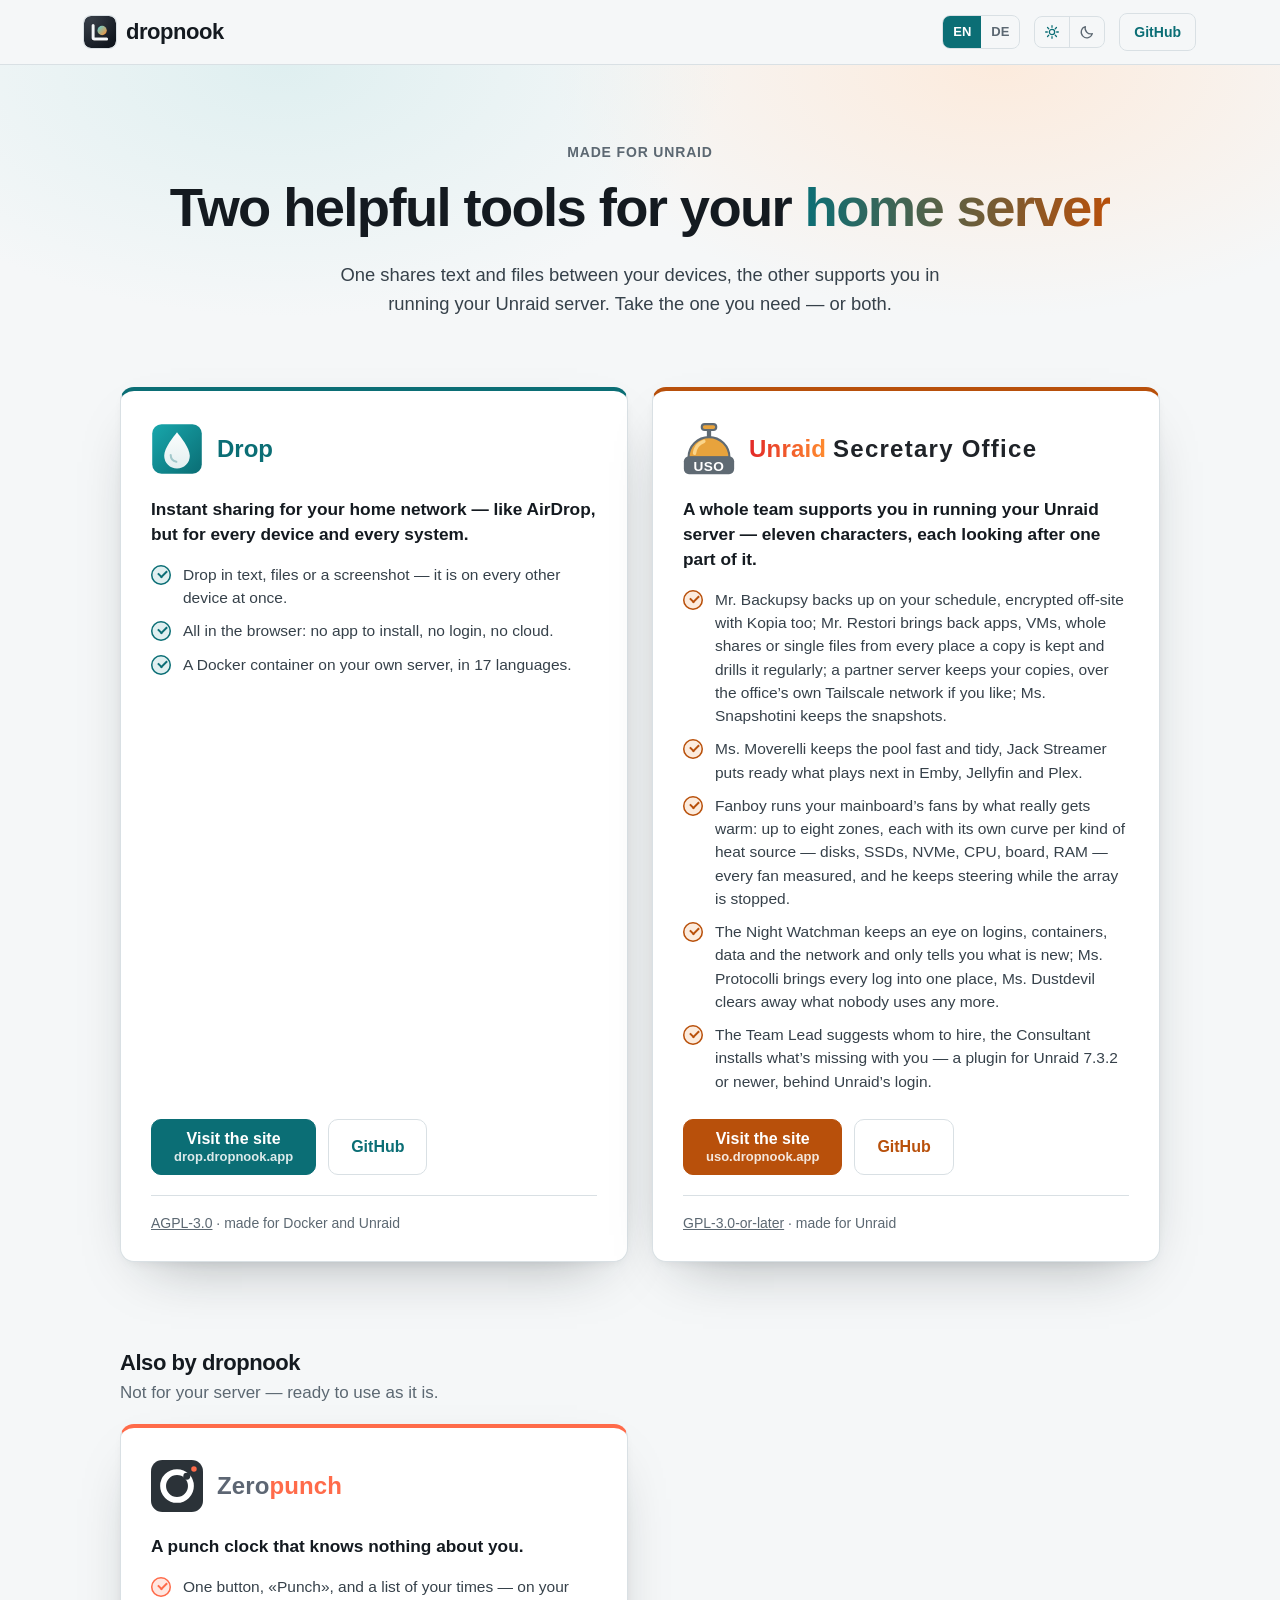
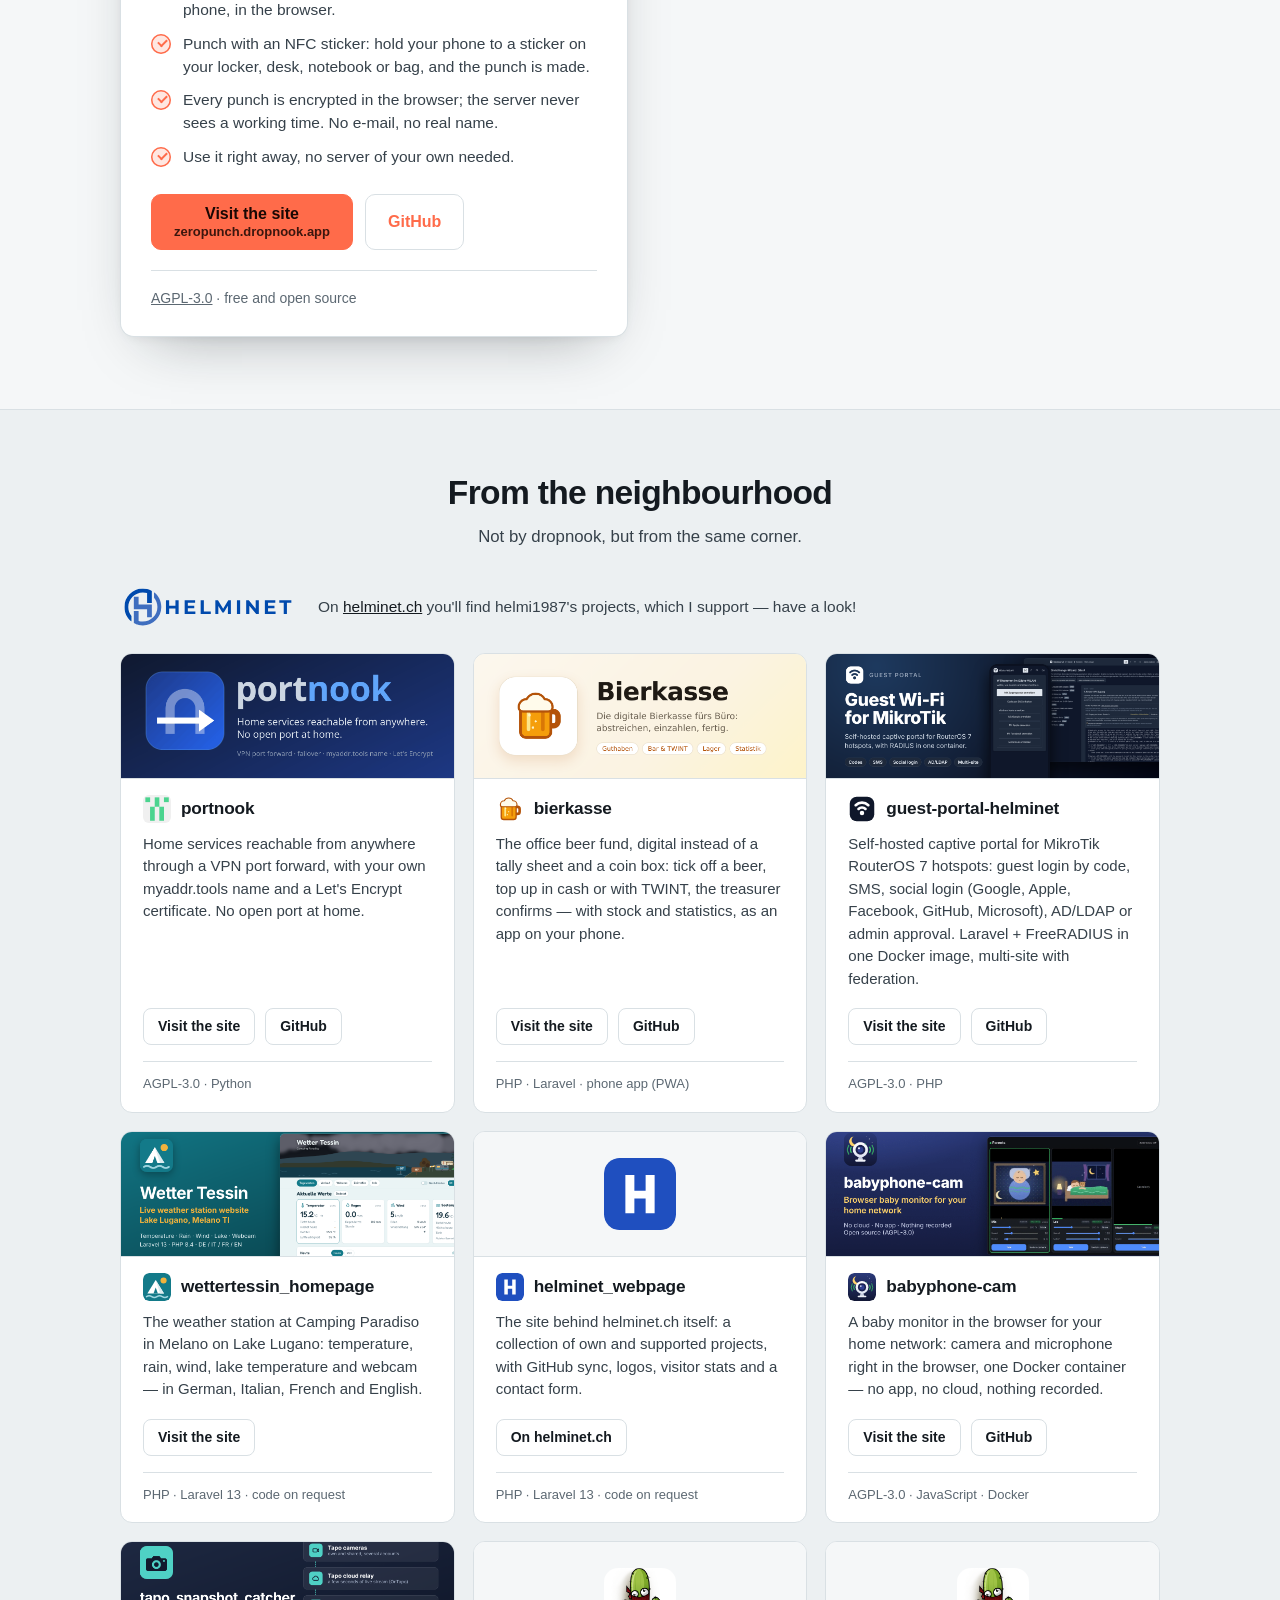
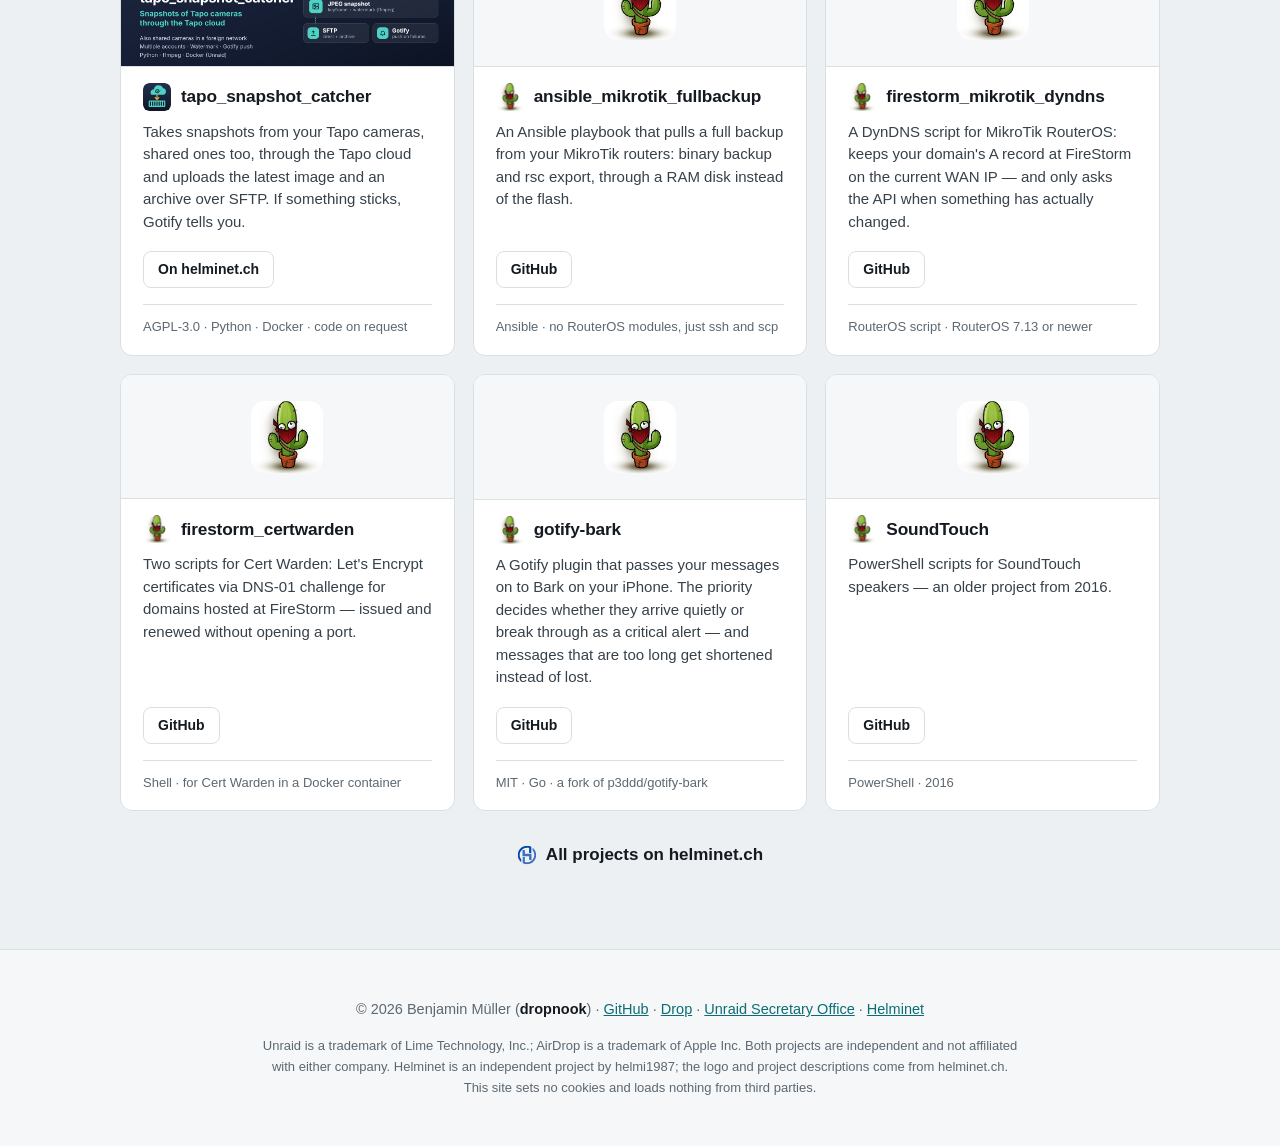
<file: index.html>
<!doctype html>
<html lang="en">
<head>
<meta charset="utf-8">
<meta name="viewport" content="width=device-width, initial-scale=1">
<meta name="color-scheme" content="light dark">
<title>dropnook — two tools for your home server</title>
<meta name="description" content="dropnook makes two tools for your Unraid server: Drop, instant sharing for your home network, and the Unraid Secretary Office, a whole team that supports you in running your server.">
<link rel="canonical" href="https://dropnook.app/">
<link rel="alternate" hreflang="en" href="https://dropnook.app/">
<link rel="alternate" hreflang="de" href="https://dropnook.app/de/">
<link rel="alternate" hreflang="x-default" href="https://dropnook.app/">
<meta property="og:type" content="website">
<meta property="og:site_name" content="dropnook">
<meta property="og:locale" content="en_GB">
<meta property="og:locale:alternate" content="de_CH">
<meta property="og:title" content="dropnook — two tools for your home server">
<meta property="og:description" content="Drop — instant sharing for your home network. Unraid Secretary Office — a whole team for your Unraid server.">
<meta property="og:url" content="https://dropnook.app/">
<meta property="og:image" content="https://dropnook.app/social-preview.png">
<meta property="og:image:width" content="1200">
<meta property="og:image:height" content="630">
<meta property="og:image:alt" content="dropnook — Drop and Unraid Secretary Office, two tools for your home server">
<meta name="twitter:card" content="summary_large_image">
<meta name="theme-color" content="#F5F7F8" media="(prefers-color-scheme: light)">
<meta name="theme-color" content="#0E131A" media="(prefers-color-scheme: dark)">
<link rel="icon" href="icon.svg" type="image/svg+xml">
<link rel="icon" href="icon.png" type="image/png" sizes="256x256">
<link rel="apple-touch-icon" href="apple-touch-icon.png">
<script src="lang.js"></script>
<script src="theme.js"></script>
<link rel="stylesheet" href="site.css?v=6">
<script type="application/ld+json">{
 "@context": "https://schema.org",
 "@graph": [
  {
   "@type": "Organization",
   "@id": "https://dropnook.app/#org",
   "name": "dropnook",
   "url": "https://dropnook.app/",
   "logo": "https://dropnook.app/icon.png",
   "sameAs": [
    "https://github.com/dropnook"
   ]
  },
  {
   "@type": "WebSite",
   "@id": "https://dropnook.app/#site",
   "name": "dropnook",
   "url": "https://dropnook.app/",
   "inLanguage": [
    "en",
    "de"
   ],
   "publisher": {
    "@id": "https://dropnook.app/#org"
   }
  },
  {
   "@type": "WebPage",
   "@id": "https://dropnook.app/#page",
   "url": "https://dropnook.app/",
   "name": "dropnook — two tools for your home server",
   "description": "dropnook makes two tools for your Unraid server: Drop, instant sharing for your home network, and the Unraid Secretary Office, a whole team that supports you in running your server.",
   "inLanguage": "en",
   "isPartOf": {
    "@id": "https://dropnook.app/#site"
   },
   "about": [
    {
     "@id": "https://drop.dropnook.app/#software"
    },
    {
     "@id": "https://uso.dropnook.app/#software"
    }
   ]
  },
  {
   "@type": "SoftwareApplication",
   "@id": "https://drop.dropnook.app/#software",
   "name": "Drop",
   "description": "Instant sharing for your home network — like AirDrop, but for every device and every system.",
   "url": "https://drop.dropnook.app/",
   "applicationCategory": "UtilitiesApplication",
   "applicationSubCategory": "File sharing",
   "operatingSystem": "Linux (Docker), Unraid",
   "isAccessibleForFree": true,
   "offers": {
    "@type": "Offer",
    "price": "0",
    "priceCurrency": "USD"
   },
   "license": "https://www.gnu.org/licenses/agpl-3.0.html",
   "codeRepository": "https://github.com/dropnook/drop",
   "image": "https://drop.dropnook.app/social-preview.png",
   "author": {
    "@id": "https://dropnook.app/#org"
   },
   "publisher": {
    "@id": "https://dropnook.app/#org"
   }
  },
  {
   "@type": "SoftwareApplication",
   "@id": "https://uso.dropnook.app/#software",
   "name": "Unraid Secretary Office",
   "alternateName": "USO",
   "description": "A whole team supports you in running your Unraid server — eleven characters, each looking after one part of it.",
   "url": "https://uso.dropnook.app/",
   "applicationCategory": "UtilitiesApplication",
   "applicationSubCategory": "Server administration",
   "operatingSystem": "Unraid 7.3.2 or newer 7.x",
   "isAccessibleForFree": true,
   "offers": {
    "@type": "Offer",
    "price": "0",
    "priceCurrency": "USD"
   },
   "license": "https://www.gnu.org/licenses/gpl-3.0.html",
   "codeRepository": "https://github.com/dropnook/UnraidSecretaryOffice",
   "image": "https://uso.dropnook.app/social-preview.png",
   "author": {
    "@id": "https://dropnook.app/#org"
   },
   "publisher": {
    "@id": "https://dropnook.app/#org"
   }
  }
 ]
}</script>
</head>
<body>
<a class="skip" href="#main">Skip to content</a>

<header class="top">
  <div class="wrap top-in">
    <a href="https://dropnook.app/" class="brand" aria-label="dropnook — overview"><img src="icon.svg" width="32" height="32" alt="">dropnook</a>
    <div class="top-right">
      <nav class="langs" aria-label="Language">
        <a href="https://dropnook.app/" hreflang="en" lang="en" aria-current="page">EN</a><a href="https://dropnook.app/de/" hreflang="de" lang="de">DE</a>
      </nav>
      <div class="theme-switch" id="theme-switch" role="group" hidden data-auto="Appearance: automatic" data-again="click again for automatic">
        <button type="button" data-mode="light" data-label="Appearance: light"><svg viewBox="0 0 24 24" aria-hidden="true"><circle cx="12" cy="12" r="4"/><path d="M12 2.5v2.5M12 19v2.5M2.5 12H5M19 12h2.5M5.3 5.3l1.8 1.8M16.9 16.9l1.8 1.8M5.3 18.7l1.8-1.8M16.9 7.1l1.8-1.8"/></svg></button><button type="button" data-mode="dark" data-label="Appearance: dark"><svg viewBox="0 0 24 24" aria-hidden="true"><path d="M20 14.5A8.5 8.5 0 0 1 9.5 4a8.5 8.5 0 1 0 10.5 10.5z"/></svg></button>
      </div>
      <a class="btn small ghost" href="https://github.com/dropnook" aria-label="dropnook on GitHub">GitHub</a>
    </div>
  </div>
</header>

<main id="main">

<section class="hero">
  <div class="wrap">
    <p class="kicker">Made for Unraid</p>
    <h1>Two helpful tools for your <em>home server</em></h1>
    <p class="lead">One shares text and files between your devices, the other supports you in running your Unraid server. Take the one you need — or both.</p>
  </div>
</section>

<section class="products" aria-label="The two products">
  <div class="wrap">
    <ul class="pair">
      <li class="product dn">
        <h2><img class="icon" src="logos/dropnook-icon.svg" width="52" height="52" alt=""><picture>
          <source media="(prefers-color-scheme: dark)" srcset="logos/drop-title-dark.svg">
          <img src="logos/drop-title-light.svg" width="114" height="60" alt="Drop">
        </picture></h2>
        <p class="what">Instant sharing for your home network — like AirDrop, but for every device and every system.</p>
        <ul class="does">
          <li>Drop in text, files or a screenshot — it is on every other device at once.</li>
          <li>All in the browser: no app to install, no login, no cloud.</li>
          <li>A Docker container on your own server, in 17 languages.</li>
        </ul>
        <p class="ctas">
          <a class="btn two" href="https://drop.dropnook.app/"><span>Visit the site</span><small>drop.dropnook.app</small></a>
          <a class="btn ghost" href="https://github.com/dropnook/drop">GitHub</a>
        </p>
        <p class="meta"><a href="https://github.com/dropnook/drop/blob/main/LICENSE">AGPL-3.0</a> · made for Docker and Unraid</p>
      </li>
      <li class="product uso">
        <h2><img class="icon" src="logos/uso-icon.svg" width="52" height="52" alt=""><picture>
          <source media="(prefers-color-scheme: dark)" srcset="logos/uso-title-dark.svg">
          <img src="logos/uso-title-light.svg" width="580" height="60" alt="Unraid Secretary Office">
        </picture></h2>
        <p class="what">A whole team supports you in running your Unraid server — eleven characters, each looking after one part of it.</p>
        <ul class="does">
          <li>Mr. Backupsy backs up on your schedule, encrypted off-site with Kopia too; Mr. Restori brings back apps, VMs, whole shares or single files from every place a copy is kept and drills it regularly; a partner server keeps your copies, over the office’s own Tailscale network if you like; Ms. Snapshotini keeps the snapshots.</li>
          <li>Ms. Moverelli keeps the pool fast and tidy, Jack Streamer puts ready what plays next in Emby, Jellyfin and Plex.</li>
          <li>Fanboy runs your mainboard’s fans by what really gets warm: up to eight zones, each with its own curve per kind of heat source — disks, SSDs, NVMe, CPU, board, RAM — every fan measured, and he keeps steering while the array is stopped.</li>
          <li>The Night Watchman keeps an eye on logins, containers, data and the network and only tells you what is new; Ms. Protocolli brings every log into one place, Ms. Dustdevil clears away what nobody uses any more.</li>
          <li>The Team Lead suggests whom to hire, the Consultant installs what’s missing with you — a plugin for Unraid 7.3.2 or newer, behind Unraid’s login.</li>
        </ul>
        <p class="ctas">
          <a class="btn two" href="https://uso.dropnook.app/"><span>Visit the site</span><small>uso.dropnook.app</small></a>
          <a class="btn ghost" href="https://github.com/dropnook/UnraidSecretaryOffice">GitHub</a>
        </p>
        <p class="meta"><a href="https://github.com/dropnook/UnraidSecretaryOffice/blob/main/LICENSE">GPL-3.0-or-later</a> · made for Unraid</p>
      </li>
    </ul>
  </div>
</section>

<section class="also" aria-labelledby="also-title">
  <div class="wrap">
    <div class="also-head">
      <h2 id="also-title">Also by dropnook</h2>
      <p>Not for your server — ready to use as it is.</p>
    </div>
    <ul class="single">
      <li class="product zp">
        <h2><img class="icon" src="logos/zeropunch-icon.svg" width="52" height="52" alt=""><picture>
          <source media="(prefers-color-scheme: dark)" srcset="logos/zeropunch-title-dark.svg">
          <img src="logos/zeropunch-title-light.svg" width="252" height="60" alt="Zeropunch">
        </picture></h2>
        <p class="what">A punch clock that knows nothing about you.</p>
        <ul class="does">
          <li>One button, «Punch», and a list of your times — on your phone, in the browser.</li>
          <li>Punch with an NFC sticker: hold your phone to a sticker on your locker, desk, notebook or bag, and the punch is made.</li>
          <li>Every punch is encrypted in the browser; the server never sees a working time. No e-mail, no real name.</li>
          <li>Use it right away, no server of your own needed.</li>
        </ul>
        <p class="ctas">
          <a class="btn two" href="https://zeropunch.dropnook.app/"><span>Visit the site</span><small>zeropunch.dropnook.app</small></a>
          <a class="btn ghost" href="https://github.com/dropnook/zeropunch">GitHub</a>
        </p>
        <p class="meta"><a href="https://github.com/dropnook/zeropunch/blob/main/LICENSE">AGPL-3.0</a> · free and open source</p>
      </li>
    </ul>
  </div>
</section>

<section class="neighbours" aria-labelledby="nb-title">
  <div class="wrap">
    <div class="nb-head">
      <h2 id="nb-title">From the neighbourhood</h2>
      <p class="nb-lead">Not by dropnook, but from the same corner.</p>
    </div>
    <div class="nb-from">
      <a class="nb-logo" href="https://helminet.ch/" aria-label="helminet.ch"><picture>
        <source media="(prefers-color-scheme: dark)" srcset="logos/helminet-wide-dark.svg">
        <img src="logos/helminet-wide-light.svg" width="800" height="200" alt="Helminet">
      </picture></a>
      <p>On <a href="https://helminet.ch/">helminet.ch</a> you'll find helmi1987's projects, which I support — have a look!</p>
    </div>
    <ul class="nb-grid">
      <!-- helminet:start -->
      <li class="mini">
        <img class="mini-banner" src="neighbours/img/portnook-banner.png" alt="" width="1600" height="600" loading="lazy" decoding="async">
        <h3><img class="mini-logo" src="neighbours/img/portnook-logo.png" alt="" width="28" height="28" loading="lazy" decoding="async"><a href="https://helminet.ch/projekte/portnook">portnook</a></h3>
        <p>Home services reachable from anywhere through a VPN port forward, with your own myaddr.tools name and a Let's Encrypt certificate. No open port at home.</p>
        <p class="ctas">
          <a class="btn small ghost" href="https://github.com/ghostgw-nook/portnook/wiki">Visit the site</a>
          <a class="btn small ghost" href="https://github.com/ghostgw-nook/portnook">GitHub</a>
        </p>
        <p class="meta">AGPL-3.0 · Python</p>
      </li>
      <li class="mini">
        <img class="mini-banner" src="neighbours/img/bierkasse-banner.png" alt="" width="1600" height="600" loading="lazy" decoding="async">
        <h3><img class="mini-logo" src="neighbours/img/bierkasse-logo.svg" alt="" width="28" height="28" loading="lazy" decoding="async"><a href="https://helminet.ch/projekte/bierkasse">bierkasse</a></h3>
        <p>The office beer fund, digital instead of a tally sheet and a coin box: tick off a beer, top up in cash or with TWINT, the treasurer confirms — with stock and statistics, as an app on your phone.</p>
        <p class="ctas">
          <a class="btn small ghost" href="https://bier.helminet.ch">Visit the site</a>
          <a class="btn small ghost" href="https://github.com/helmi1987/bierkasse">GitHub</a>
        </p>
        <p class="meta">PHP · Laravel · phone app (PWA)</p>
      </li>
      <li class="mini">
        <img class="mini-banner" src="neighbours/img/guest-portal-helminet-banner.png" alt="" width="1600" height="600" loading="lazy" decoding="async">
        <h3><img class="mini-logo" src="neighbours/img/guest-portal-helminet-logo.svg" alt="" width="28" height="28" loading="lazy" decoding="async"><a href="https://helminet.ch/projekte/guest-portal-helminet">guest-portal-helminet</a></h3>
        <p>Self-hosted captive portal for MikroTik RouterOS 7 hotspots: guest login by code, SMS, social login (Google, Apple, Facebook, GitHub, Microsoft), AD/LDAP or admin approval. Laravel + FreeRADIUS in one Docker image, multi-site with federation.</p>
        <p class="ctas">
          <a class="btn small ghost" href="https://portal.helminet.ch">Visit the site</a>
          <a class="btn small ghost" href="https://github.com/helmi1987/guest-portal-helminet">GitHub</a>
        </p>
        <p class="meta">AGPL-3.0 · PHP</p>
      </li>
      <li class="mini">
        <img class="mini-banner" src="neighbours/img/wettertessin-homepage-banner.png" alt="" width="1600" height="600" loading="lazy" decoding="async">
        <h3><img class="mini-logo" src="neighbours/img/wettertessin-homepage-logo.svg" alt="" width="28" height="28" loading="lazy" decoding="async"><a href="https://helminet.ch/projekte/wettertessin-homepage">wettertessin_homepage</a></h3>
        <p>The weather station at Camping Paradiso in Melano on Lake Lugano: temperature, rain, wind, lake temperature and webcam — in German, Italian, French and English.</p>
        <p class="ctas">
          <a class="btn small ghost" href="https://wettertessin.helminet.ch/">Visit the site</a>
        </p>
        <p class="meta">PHP · Laravel 13 · code on request</p>
      </li>
      <li class="mini">
        <div class="mini-banner mini-banner-logo"><img src="neighbours/img/helminet-webpage-logo.svg" alt="" width="72" height="72" loading="lazy" decoding="async"></div>
        <h3><img class="mini-logo" src="neighbours/img/helminet-webpage-logo.svg" alt="" width="28" height="28" loading="lazy" decoding="async"><a href="https://helminet.ch/projekte/helminet-webpage">helminet_webpage</a></h3>
        <p>The site behind helminet.ch itself: a collection of own and supported projects, with GitHub sync, logos, visitor stats and a contact form.</p>
        <p class="ctas">
          <a class="btn small ghost" href="https://helminet.ch/projekte/helminet-webpage">On helminet.ch</a>
        </p>
        <p class="meta">PHP · Laravel 13 · code on request</p>
      </li>
      <li class="mini">
        <img class="mini-banner" src="neighbours/img/babyphone-cam-banner.png" alt="" width="1600" height="600" loading="lazy" decoding="async">
        <h3><img class="mini-logo" src="neighbours/img/babyphone-cam-logo.svg" alt="" width="28" height="28" loading="lazy" decoding="async"><a href="https://helminet.ch/projekte/babyphone-cam">babyphone-cam</a></h3>
        <p>A baby monitor in the browser for your home network: camera and microphone right in the browser, one Docker container — no app, no cloud, nothing recorded.</p>
        <p class="ctas">
          <a class="btn small ghost" href="https://babyphone.helminet.ch">Visit the site</a>
          <a class="btn small ghost" href="https://github.com/helmi1987/babyphone-cam">GitHub</a>
        </p>
        <p class="meta">AGPL-3.0 · JavaScript · Docker</p>
      </li>
      <li class="mini">
        <img class="mini-banner" src="neighbours/img/tapo-snapshot-catcher-banner.png" alt="" width="1600" height="600" loading="lazy" decoding="async">
        <h3><img class="mini-logo" src="neighbours/img/tapo-snapshot-catcher-logo.svg" alt="" width="28" height="28" loading="lazy" decoding="async"><a href="https://helminet.ch/projekte/tapo-snapshot-catcher">tapo_snapshot_catcher</a></h3>
        <p>Takes snapshots from your Tapo cameras, shared ones too, through the Tapo cloud and uploads the latest image and an archive over SFTP. If something sticks, Gotify tells you.</p>
        <p class="ctas">
          <a class="btn small ghost" href="https://helminet.ch/projekte/tapo-snapshot-catcher">On helminet.ch</a>
        </p>
        <p class="meta">AGPL-3.0 · Python · Docker · code on request</p>
      </li>
      <li class="mini">
        <div class="mini-banner mini-banner-logo"><img src="neighbours/img/ansible-mikrotik-fullbackup-logo.png" alt="" width="72" height="72" loading="lazy" decoding="async"></div>
        <h3><img class="mini-logo" src="neighbours/img/ansible-mikrotik-fullbackup-logo.png" alt="" width="28" height="28" loading="lazy" decoding="async"><a href="https://helminet.ch/projekte/ansible-mikrotik-fullbackup">ansible_mikrotik_fullbackup</a></h3>
        <p>An Ansible playbook that pulls a full backup from your MikroTik routers: binary backup and rsc export, through a RAM disk instead of the flash.</p>
        <p class="ctas">
          <a class="btn small ghost" href="https://github.com/helmi1987/ansible_mikrotik_fullbackup">GitHub</a>
        </p>
        <p class="meta">Ansible · no RouterOS modules, just ssh and scp</p>
      </li>
      <li class="mini">
        <div class="mini-banner mini-banner-logo"><img src="neighbours/img/firestorm-mikrotik-dyndns-logo.png" alt="" width="72" height="72" loading="lazy" decoding="async"></div>
        <h3><img class="mini-logo" src="neighbours/img/firestorm-mikrotik-dyndns-logo.png" alt="" width="28" height="28" loading="lazy" decoding="async"><a href="https://helminet.ch/projekte/firestorm-mikrotik-dyndns">firestorm_mikrotik_dyndns</a></h3>
        <p>A DynDNS script for MikroTik RouterOS: keeps your domain's A record at FireStorm on the current WAN IP — and only asks the API when something has actually changed.</p>
        <p class="ctas">
          <a class="btn small ghost" href="https://github.com/helmi1987/firestorm_mikrotik_dyndns">GitHub</a>
        </p>
        <p class="meta">RouterOS script · RouterOS 7.13 or newer</p>
      </li>
      <li class="mini">
        <div class="mini-banner mini-banner-logo"><img src="neighbours/img/firestorm-certwarden-logo.png" alt="" width="72" height="72" loading="lazy" decoding="async"></div>
        <h3><img class="mini-logo" src="neighbours/img/firestorm-certwarden-logo.png" alt="" width="28" height="28" loading="lazy" decoding="async"><a href="https://helminet.ch/projekte/firestorm-certwarden">firestorm_certwarden</a></h3>
        <p>Two scripts for Cert Warden: Let's Encrypt certificates via DNS-01 challenge for domains hosted at FireStorm — issued and renewed without opening a port.</p>
        <p class="ctas">
          <a class="btn small ghost" href="https://github.com/helmi1987/firestorm_certwarden">GitHub</a>
        </p>
        <p class="meta">Shell · for Cert Warden in a Docker container</p>
      </li>
      <li class="mini">
        <div class="mini-banner mini-banner-logo"><img src="neighbours/img/gotify-bark-logo.png" alt="" width="72" height="72" loading="lazy" decoding="async"></div>
        <h3><img class="mini-logo" src="neighbours/img/gotify-bark-logo.png" alt="" width="28" height="28" loading="lazy" decoding="async"><a href="https://helminet.ch/projekte/gotify-bark">gotify-bark</a></h3>
        <p>A Gotify plugin that passes your messages on to Bark on your iPhone. The priority decides whether they arrive quietly or break through as a critical alert — and messages that are too long get shortened instead of lost.</p>
        <p class="ctas">
          <a class="btn small ghost" href="https://github.com/helmi1987/gotify-bark">GitHub</a>
        </p>
        <p class="meta">MIT · Go · a fork of p3ddd/gotify-bark</p>
      </li>
      <li class="mini">
        <div class="mini-banner mini-banner-logo"><img src="neighbours/img/soundtouch-logo.png" alt="" width="72" height="72" loading="lazy" decoding="async"></div>
        <h3><img class="mini-logo" src="neighbours/img/soundtouch-logo.png" alt="" width="28" height="28" loading="lazy" decoding="async"><a href="https://helminet.ch/projekte/soundtouch">SoundTouch</a></h3>
        <p>PowerShell scripts for SoundTouch speakers — an older project from 2016.</p>
        <p class="ctas">
          <a class="btn small ghost" href="https://github.com/helmi1987/SoundTouch">GitHub</a>
        </p>
        <p class="meta">PowerShell · 2016</p>
      </li>
      <!-- helminet:end -->
    </ul>
    <p class="nb-all"><a href="https://helminet.ch/"><picture>
      <source media="(prefers-color-scheme: dark)" srcset="logos/helminet-icon-dark.svg">
      <img src="logos/helminet-icon-light.svg" width="20" height="20" alt="">
    </picture>All projects on helminet.ch</a></p>
  </div>
</section>

</main>

<footer class="foot">
  <div class="wrap">
    <p>© 2026 Benjamin Müller (<b>dropnook</b>)
      · <a href="https://github.com/dropnook">GitHub</a>
      · <a href="https://drop.dropnook.app/">Drop</a>
      · <a href="https://uso.dropnook.app/">Unraid Secretary Office</a>
      · <a href="https://helminet.ch/">Helminet</a></p>
    <p class="fine">Unraid is a trademark of Lime Technology, Inc.; AirDrop is a trademark of Apple Inc. Both projects are independent and not affiliated with either company. Helminet is an independent project by helmi1987; the logo and project descriptions come from helminet.ch. This site sets no cookies and loads nothing from third parties.</p>
  </div>
</footer>
</body>
</html>
</file>
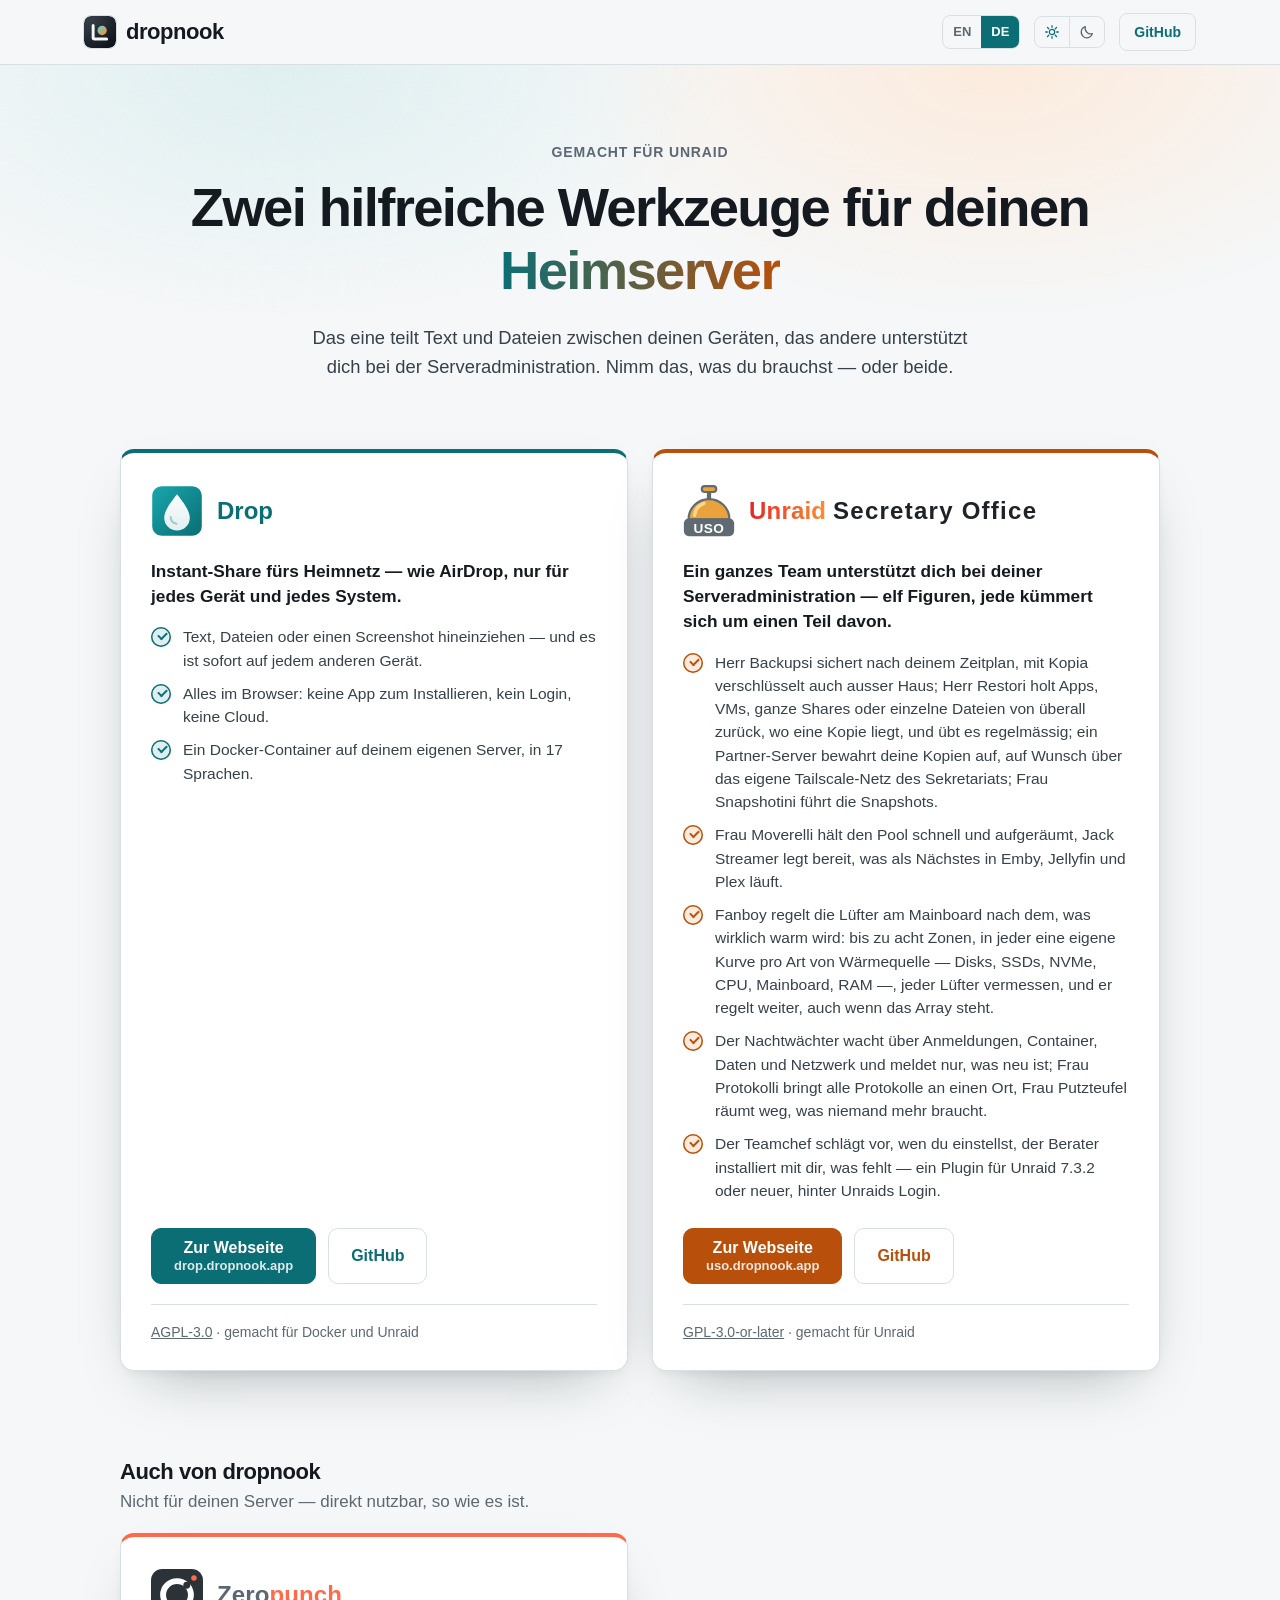
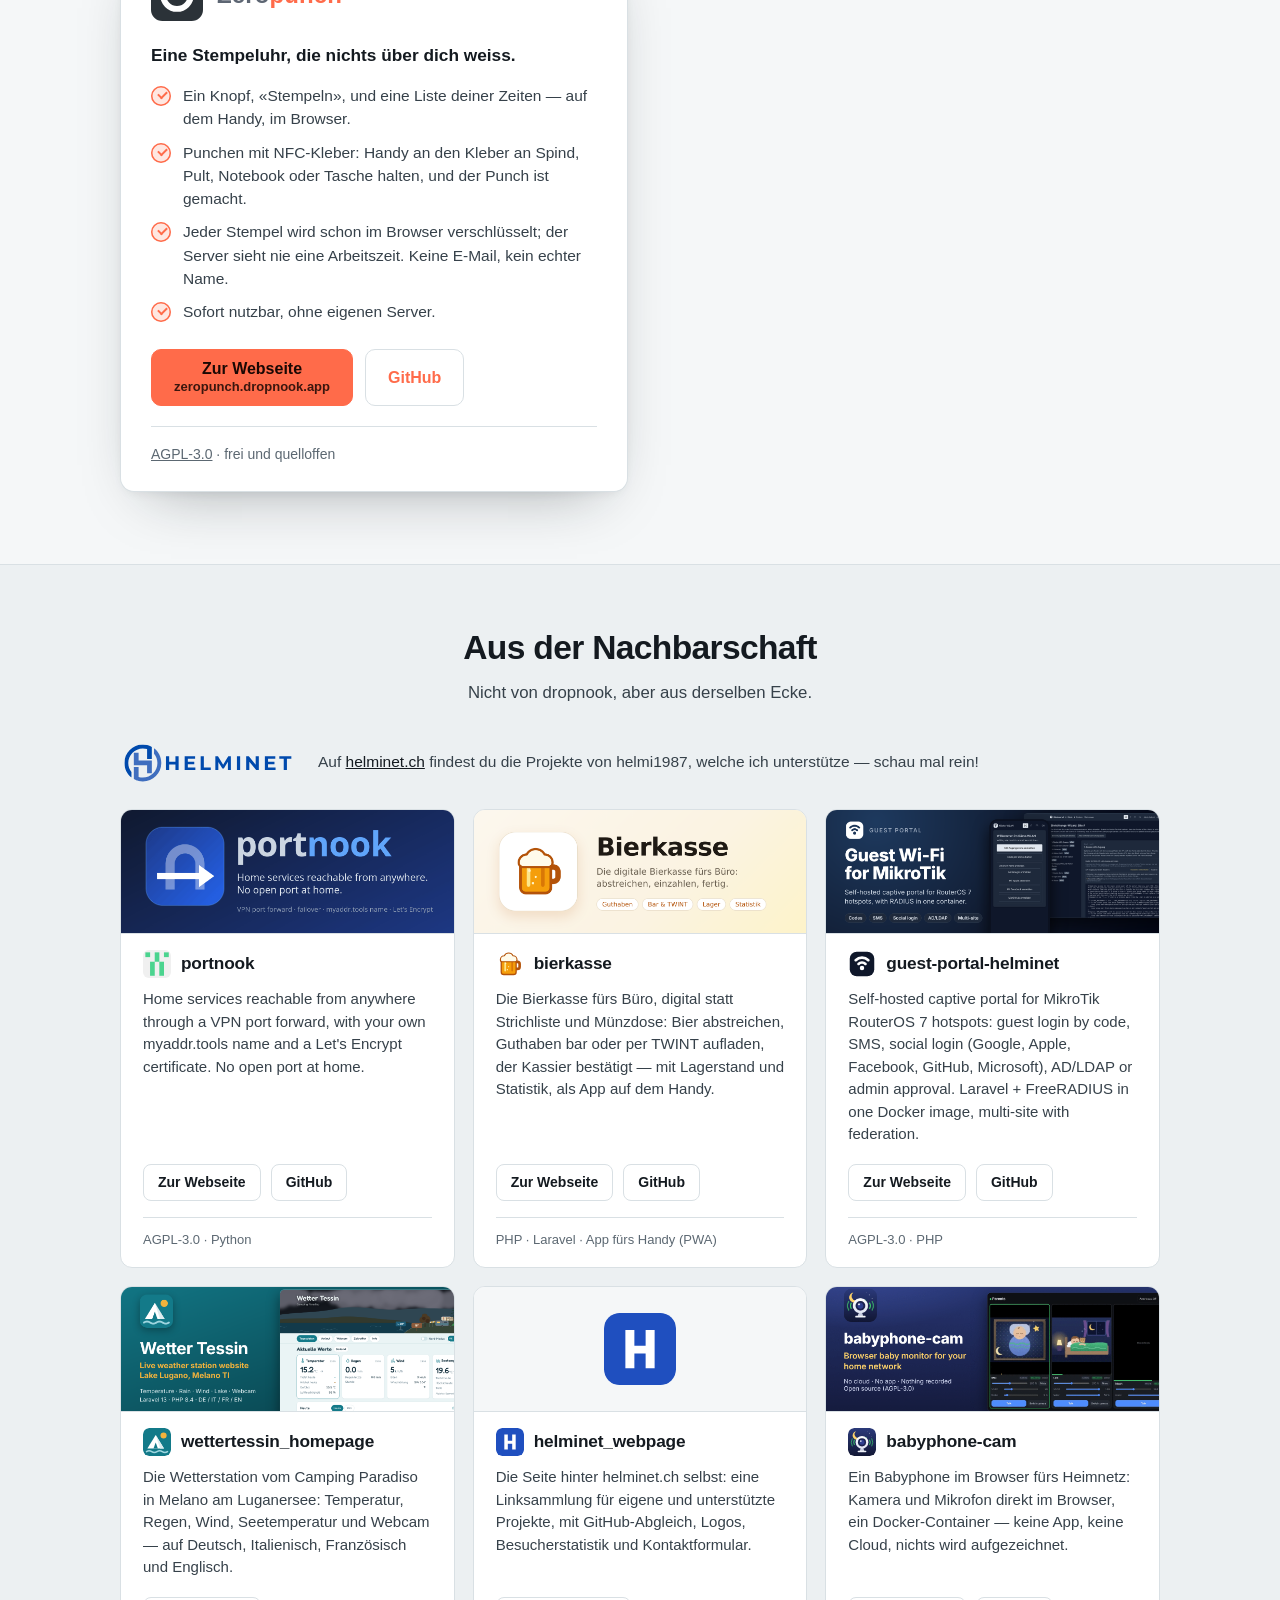
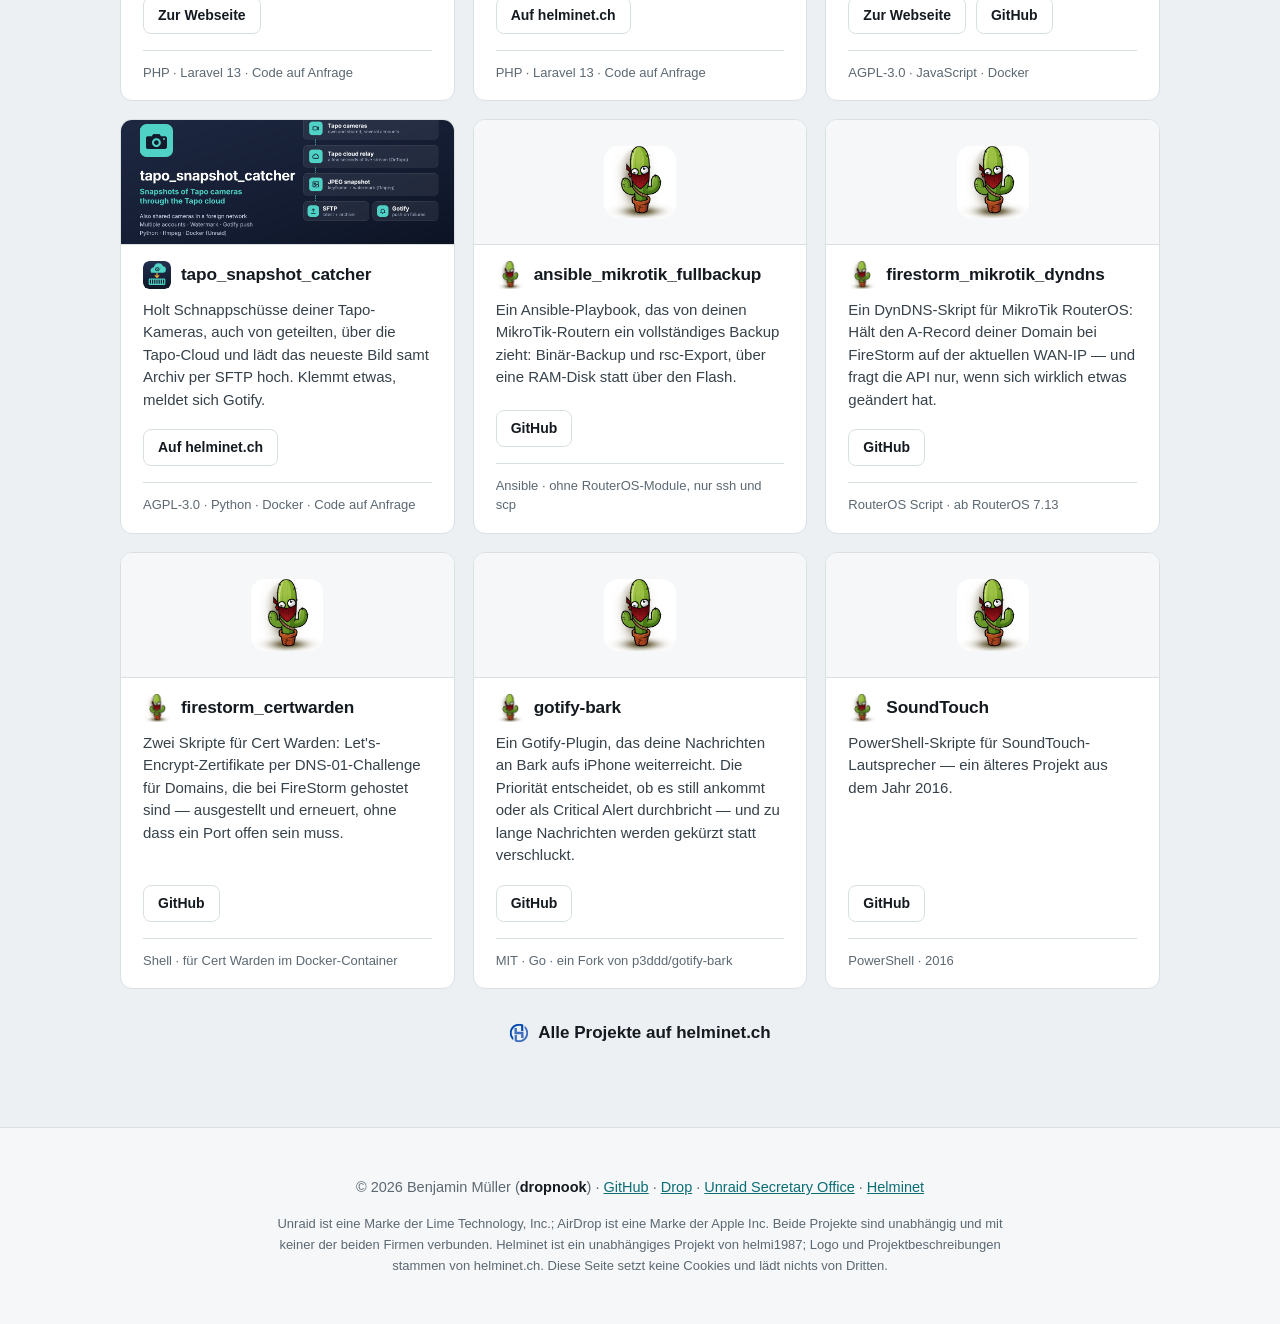
<file: de/index.html>
<!doctype html>
<html lang="de">
<head>
<meta charset="utf-8">
<meta name="viewport" content="width=device-width, initial-scale=1">
<meta name="color-scheme" content="light dark">
<title>dropnook — zwei Werkzeuge für deinen Heimserver</title>
<meta name="description" content="dropnook macht zwei Werkzeuge für deinen Unraid-Server: Drop, Instant-Share fürs Heimnetz, und das Unraid Secretary Office, ein ganzes Team, das dich bei deiner Serveradministration unterstützt.">
<link rel="canonical" href="https://dropnook.app/de/">
<link rel="alternate" hreflang="en" href="https://dropnook.app/">
<link rel="alternate" hreflang="de" href="https://dropnook.app/de/">
<link rel="alternate" hreflang="x-default" href="https://dropnook.app/">
<meta property="og:type" content="website">
<meta property="og:site_name" content="dropnook">
<meta property="og:locale" content="de_CH">
<meta property="og:locale:alternate" content="en_GB">
<meta property="og:title" content="dropnook — zwei Werkzeuge für deinen Heimserver">
<meta property="og:description" content="Drop — Instant-Share fürs Heimnetz. Unraid Secretary Office — ein ganzes Team für deinen Unraid-Server.">
<meta property="og:url" content="https://dropnook.app/de/">
<meta property="og:image" content="https://dropnook.app/social-preview.png">
<meta property="og:image:width" content="1200">
<meta property="og:image:height" content="630">
<meta property="og:image:alt" content="dropnook — Drop und Unraid Secretary Office, zwei Werkzeuge für deinen Heimserver">
<meta name="twitter:card" content="summary_large_image">
<meta name="theme-color" content="#F5F7F8" media="(prefers-color-scheme: light)">
<meta name="theme-color" content="#0E131A" media="(prefers-color-scheme: dark)">
<link rel="icon" href="../icon.svg" type="image/svg+xml">
<link rel="icon" href="../icon.png" type="image/png" sizes="256x256">
<link rel="apple-touch-icon" href="../apple-touch-icon.png">
<script src="../lang.js"></script>
<script src="../theme.js"></script>
<link rel="stylesheet" href="../site.css?v=6">
<script type="application/ld+json">{
 "@context": "https://schema.org",
 "@graph": [
  {
   "@type": "Organization",
   "@id": "https://dropnook.app/#org",
   "name": "dropnook",
   "url": "https://dropnook.app/",
   "logo": "https://dropnook.app/icon.png",
   "sameAs": [
    "https://github.com/dropnook"
   ]
  },
  {
   "@type": "WebSite",
   "@id": "https://dropnook.app/#site",
   "name": "dropnook",
   "url": "https://dropnook.app/",
   "inLanguage": [
    "en",
    "de"
   ],
   "publisher": {
    "@id": "https://dropnook.app/#org"
   }
  },
  {
   "@type": "WebPage",
   "@id": "https://dropnook.app/de/#page",
   "url": "https://dropnook.app/de/",
   "name": "dropnook — zwei Werkzeuge für deinen Heimserver",
   "description": "dropnook macht zwei Werkzeuge für deinen Unraid-Server: Drop, Instant-Share fürs Heimnetz, und das Unraid Secretary Office, ein ganzes Team, das dich bei deiner Serveradministration unterstützt.",
   "inLanguage": "de",
   "isPartOf": {
    "@id": "https://dropnook.app/#site"
   },
   "about": [
    {
     "@id": "https://drop.dropnook.app/#software"
    },
    {
     "@id": "https://uso.dropnook.app/#software"
    }
   ]
  },
  {
   "@type": "SoftwareApplication",
   "@id": "https://drop.dropnook.app/#software",
   "name": "Drop",
   "description": "Instant-Share fürs Heimnetz — wie AirDrop, nur für jedes Gerät und jedes System.",
   "url": "https://drop.dropnook.app/",
   "applicationCategory": "UtilitiesApplication",
   "applicationSubCategory": "File sharing",
   "operatingSystem": "Linux (Docker), Unraid",
   "isAccessibleForFree": true,
   "offers": {
    "@type": "Offer",
    "price": "0",
    "priceCurrency": "USD"
   },
   "license": "https://www.gnu.org/licenses/agpl-3.0.html",
   "codeRepository": "https://github.com/dropnook/drop",
   "image": "https://drop.dropnook.app/social-preview.png",
   "author": {
    "@id": "https://dropnook.app/#org"
   },
   "publisher": {
    "@id": "https://dropnook.app/#org"
   }
  },
  {
   "@type": "SoftwareApplication",
   "@id": "https://uso.dropnook.app/#software",
   "name": "Unraid Secretary Office",
   "alternateName": "USO",
   "description": "Ein ganzes Team unterstützt dich bei deiner Serveradministration — elf Figuren, jede kümmert sich um einen Teil davon.",
   "url": "https://uso.dropnook.app/",
   "applicationCategory": "UtilitiesApplication",
   "applicationSubCategory": "Server administration",
   "operatingSystem": "Unraid 7.3.2 or newer 7.x",
   "isAccessibleForFree": true,
   "offers": {
    "@type": "Offer",
    "price": "0",
    "priceCurrency": "USD"
   },
   "license": "https://www.gnu.org/licenses/gpl-3.0.html",
   "codeRepository": "https://github.com/dropnook/UnraidSecretaryOffice",
   "image": "https://uso.dropnook.app/social-preview.png",
   "author": {
    "@id": "https://dropnook.app/#org"
   },
   "publisher": {
    "@id": "https://dropnook.app/#org"
   }
  }
 ]
}</script>
</head>
<body>
<a class="skip" href="#main">Zum Inhalt springen</a>

<header class="top">
  <div class="wrap top-in">
    <a href="https://dropnook.app/de/" class="brand" aria-label="dropnook — Übersicht"><img src="../icon.svg" width="32" height="32" alt="">dropnook</a>
    <div class="top-right">
      <nav class="langs" aria-label="Sprache">
        <a href="https://dropnook.app/" hreflang="en" lang="en">EN</a><a href="https://dropnook.app/de/" hreflang="de" lang="de" aria-current="page">DE</a>
      </nav>
      <div class="theme-switch" id="theme-switch" role="group" hidden data-auto="Darstellung: automatisch" data-again="nochmals klicken für automatisch">
        <button type="button" data-mode="light" data-label="Darstellung: hell"><svg viewBox="0 0 24 24" aria-hidden="true"><circle cx="12" cy="12" r="4"/><path d="M12 2.5v2.5M12 19v2.5M2.5 12H5M19 12h2.5M5.3 5.3l1.8 1.8M16.9 16.9l1.8 1.8M5.3 18.7l1.8-1.8M16.9 7.1l1.8-1.8"/></svg></button><button type="button" data-mode="dark" data-label="Darstellung: dunkel"><svg viewBox="0 0 24 24" aria-hidden="true"><path d="M20 14.5A8.5 8.5 0 0 1 9.5 4a8.5 8.5 0 1 0 10.5 10.5z"/></svg></button>
      </div>
      <a class="btn small ghost" href="https://github.com/dropnook" aria-label="dropnook auf GitHub">GitHub</a>
    </div>
  </div>
</header>

<main id="main">

<section class="hero">
  <div class="wrap">
    <p class="kicker">Gemacht für Unraid</p>
    <h1>Zwei hilfreiche Werkzeuge für deinen <em>Heimserver</em></h1>
    <p class="lead">Das eine teilt Text und Dateien zwischen deinen Geräten, das andere unterstützt dich bei der Serveradministration. Nimm das, was du brauchst — oder beide.</p>
  </div>
</section>

<section class="products" aria-label="Die zwei Produkte">
  <div class="wrap">
    <ul class="pair">
      <li class="product dn">
        <h2><img class="icon" src="../logos/dropnook-icon.svg" width="52" height="52" alt=""><picture>
          <source media="(prefers-color-scheme: dark)" srcset="../logos/drop-title-dark.svg">
          <img src="../logos/drop-title-light.svg" width="114" height="60" alt="Drop">
        </picture></h2>
        <p class="what">Instant-Share fürs Heimnetz — wie AirDrop, nur für jedes Gerät und jedes System.</p>
        <ul class="does">
          <li>Text, Dateien oder einen Screenshot hineinziehen — und es ist sofort auf jedem anderen Gerät.</li>
          <li>Alles im Browser: keine App zum Installieren, kein Login, keine Cloud.</li>
          <li>Ein Docker-Container auf deinem eigenen Server, in 17 Sprachen.</li>
        </ul>
        <p class="ctas">
          <a class="btn two" href="https://drop.dropnook.app/de/"><span>Zur Webseite</span><small>drop.dropnook.app</small></a>
          <a class="btn ghost" href="https://github.com/dropnook/drop">GitHub</a>
        </p>
        <p class="meta"><a href="https://github.com/dropnook/drop/blob/main/LICENSE">AGPL-3.0</a> · gemacht für Docker und Unraid</p>
      </li>
      <li class="product uso">
        <h2><img class="icon" src="../logos/uso-icon.svg" width="52" height="52" alt=""><picture>
          <source media="(prefers-color-scheme: dark)" srcset="../logos/uso-title-dark.svg">
          <img src="../logos/uso-title-light.svg" width="580" height="60" alt="Unraid Secretary Office">
        </picture></h2>
        <p class="what">Ein ganzes Team unterstützt dich bei deiner Serveradministration — elf Figuren, jede kümmert sich um einen Teil davon.</p>
        <ul class="does">
          <li>Herr Backupsi sichert nach deinem Zeitplan, mit Kopia verschlüsselt auch ausser Haus; Herr Restori holt Apps, VMs, ganze Shares oder einzelne Dateien von überall zurück, wo eine Kopie liegt, und übt es regelmässig; ein Partner-Server bewahrt deine Kopien auf, auf Wunsch über das eigene Tailscale-Netz des Sekretariats; Frau Snapshotini führt die Snapshots.</li>
          <li>Frau Moverelli hält den Pool schnell und aufgeräumt, Jack Streamer legt bereit, was als Nächstes in Emby, Jellyfin und Plex läuft.</li>
          <li>Fanboy regelt die Lüfter am Mainboard nach dem, was wirklich warm wird: bis zu acht Zonen, in jeder eine eigene Kurve pro Art von Wärmequelle — Disks, SSDs, NVMe, CPU, Mainboard, RAM —, jeder Lüfter vermessen, und er regelt weiter, auch wenn das Array steht.</li>
          <li>Der Nachtwächter wacht über Anmeldungen, Container, Daten und Netzwerk und meldet nur, was neu ist; Frau Protokolli bringt alle Protokolle an einen Ort, Frau Putzteufel räumt weg, was niemand mehr braucht.</li>
          <li>Der Teamchef schlägt vor, wen du einstellst, der Berater installiert mit dir, was fehlt — ein Plugin für Unraid 7.3.2 oder neuer, hinter Unraids Login.</li>
        </ul>
        <p class="ctas">
          <a class="btn two" href="https://uso.dropnook.app/de/"><span>Zur Webseite</span><small>uso.dropnook.app</small></a>
          <a class="btn ghost" href="https://github.com/dropnook/UnraidSecretaryOffice">GitHub</a>
        </p>
        <p class="meta"><a href="https://github.com/dropnook/UnraidSecretaryOffice/blob/main/LICENSE">GPL-3.0-or-later</a> · gemacht für Unraid</p>
      </li>
    </ul>
  </div>
</section>

<section class="also" aria-labelledby="also-title">
  <div class="wrap">
    <div class="also-head">
      <h2 id="also-title">Auch von dropnook</h2>
      <p>Nicht für deinen Server — direkt nutzbar, so wie es ist.</p>
    </div>
    <ul class="single">
      <li class="product zp">
        <h2><img class="icon" src="../logos/zeropunch-icon.svg" width="52" height="52" alt=""><picture>
          <source media="(prefers-color-scheme: dark)" srcset="../logos/zeropunch-title-dark.svg">
          <img src="../logos/zeropunch-title-light.svg" width="252" height="60" alt="Zeropunch">
        </picture></h2>
        <p class="what">Eine Stempeluhr, die nichts über dich weiss.</p>
        <ul class="does">
          <li>Ein Knopf, «Stempeln», und eine Liste deiner Zeiten — auf dem Handy, im Browser.</li>
          <li>Punchen mit NFC-Kleber: Handy an den Kleber an Spind, Pult, Notebook oder Tasche halten, und der Punch ist gemacht.</li>
          <li>Jeder Stempel wird schon im Browser verschlüsselt; der Server sieht nie eine Arbeitszeit. Keine E-Mail, kein echter Name.</li>
          <li>Sofort nutzbar, ohne eigenen Server.</li>
        </ul>
        <p class="ctas">
          <a class="btn two" href="https://zeropunch.dropnook.app/"><span>Zur Webseite</span><small>zeropunch.dropnook.app</small></a>
          <a class="btn ghost" href="https://github.com/dropnook/zeropunch">GitHub</a>
        </p>
        <p class="meta"><a href="https://github.com/dropnook/zeropunch/blob/main/LICENSE">AGPL-3.0</a> · frei und quelloffen</p>
      </li>
    </ul>
  </div>
</section>

<section class="neighbours" aria-labelledby="nb-title">
  <div class="wrap">
    <div class="nb-head">
      <h2 id="nb-title">Aus der Nachbarschaft</h2>
      <p class="nb-lead">Nicht von dropnook, aber aus derselben Ecke.</p>
    </div>
    <div class="nb-from">
      <a class="nb-logo" href="https://helminet.ch/" aria-label="helminet.ch"><picture>
        <source media="(prefers-color-scheme: dark)" srcset="../logos/helminet-wide-dark.svg">
        <img src="../logos/helminet-wide-light.svg" width="800" height="200" alt="Helminet">
      </picture></a>
      <p>Auf <a href="https://helminet.ch/">helminet.ch</a> findest du die Projekte von helmi1987, welche ich unterstütze — schau mal rein!</p>
    </div>
    <ul class="nb-grid">
      <!-- helminet:start -->
      <li class="mini">
        <img class="mini-banner" src="../neighbours/img/portnook-banner.png" alt="" width="1600" height="600" loading="lazy" decoding="async">
        <h3><img class="mini-logo" src="../neighbours/img/portnook-logo.png" alt="" width="28" height="28" loading="lazy" decoding="async"><a href="https://helminet.ch/projekte/portnook">portnook</a></h3>
        <p>Home services reachable from anywhere through a VPN port forward, with your own myaddr.tools name and a Let's Encrypt certificate. No open port at home.</p>
        <p class="ctas">
          <a class="btn small ghost" href="https://github.com/ghostgw-nook/portnook/wiki">Zur Webseite</a>
          <a class="btn small ghost" href="https://github.com/ghostgw-nook/portnook">GitHub</a>
        </p>
        <p class="meta">AGPL-3.0 · Python</p>
      </li>
      <li class="mini">
        <img class="mini-banner" src="../neighbours/img/bierkasse-banner.png" alt="" width="1600" height="600" loading="lazy" decoding="async">
        <h3><img class="mini-logo" src="../neighbours/img/bierkasse-logo.svg" alt="" width="28" height="28" loading="lazy" decoding="async"><a href="https://helminet.ch/projekte/bierkasse">bierkasse</a></h3>
        <p>Die Bierkasse fürs Büro, digital statt Strichliste und Münzdose: Bier abstreichen, Guthaben bar oder per TWINT aufladen, der Kassier bestätigt — mit Lagerstand und Statistik, als App auf dem Handy.</p>
        <p class="ctas">
          <a class="btn small ghost" href="https://bier.helminet.ch">Zur Webseite</a>
          <a class="btn small ghost" href="https://github.com/helmi1987/bierkasse">GitHub</a>
        </p>
        <p class="meta">PHP · Laravel · App fürs Handy (PWA)</p>
      </li>
      <li class="mini">
        <img class="mini-banner" src="../neighbours/img/guest-portal-helminet-banner.png" alt="" width="1600" height="600" loading="lazy" decoding="async">
        <h3><img class="mini-logo" src="../neighbours/img/guest-portal-helminet-logo.svg" alt="" width="28" height="28" loading="lazy" decoding="async"><a href="https://helminet.ch/projekte/guest-portal-helminet">guest-portal-helminet</a></h3>
        <p>Self-hosted captive portal for MikroTik RouterOS 7 hotspots: guest login by code, SMS, social login (Google, Apple, Facebook, GitHub, Microsoft), AD/LDAP or admin approval. Laravel + FreeRADIUS in one Docker image, multi-site with federation.</p>
        <p class="ctas">
          <a class="btn small ghost" href="https://portal.helminet.ch">Zur Webseite</a>
          <a class="btn small ghost" href="https://github.com/helmi1987/guest-portal-helminet">GitHub</a>
        </p>
        <p class="meta">AGPL-3.0 · PHP</p>
      </li>
      <li class="mini">
        <img class="mini-banner" src="../neighbours/img/wettertessin-homepage-banner.png" alt="" width="1600" height="600" loading="lazy" decoding="async">
        <h3><img class="mini-logo" src="../neighbours/img/wettertessin-homepage-logo.svg" alt="" width="28" height="28" loading="lazy" decoding="async"><a href="https://helminet.ch/projekte/wettertessin-homepage">wettertessin_homepage</a></h3>
        <p>Die Wetterstation vom Camping Paradiso in Melano am Luganersee: Temperatur, Regen, Wind, Seetemperatur und Webcam — auf Deutsch, Italienisch, Französisch und Englisch.</p>
        <p class="ctas">
          <a class="btn small ghost" href="https://wettertessin.helminet.ch/">Zur Webseite</a>
        </p>
        <p class="meta">PHP · Laravel 13 · Code auf Anfrage</p>
      </li>
      <li class="mini">
        <div class="mini-banner mini-banner-logo"><img src="../neighbours/img/helminet-webpage-logo.svg" alt="" width="72" height="72" loading="lazy" decoding="async"></div>
        <h3><img class="mini-logo" src="../neighbours/img/helminet-webpage-logo.svg" alt="" width="28" height="28" loading="lazy" decoding="async"><a href="https://helminet.ch/projekte/helminet-webpage">helminet_webpage</a></h3>
        <p>Die Seite hinter helminet.ch selbst: eine Linksammlung für eigene und unterstützte Projekte, mit GitHub-Abgleich, Logos, Besucherstatistik und Kontaktformular.</p>
        <p class="ctas">
          <a class="btn small ghost" href="https://helminet.ch/projekte/helminet-webpage">Auf helminet.ch</a>
        </p>
        <p class="meta">PHP · Laravel 13 · Code auf Anfrage</p>
      </li>
      <li class="mini">
        <img class="mini-banner" src="../neighbours/img/babyphone-cam-banner.png" alt="" width="1600" height="600" loading="lazy" decoding="async">
        <h3><img class="mini-logo" src="../neighbours/img/babyphone-cam-logo.svg" alt="" width="28" height="28" loading="lazy" decoding="async"><a href="https://helminet.ch/projekte/babyphone-cam">babyphone-cam</a></h3>
        <p>Ein Babyphone im Browser fürs Heimnetz: Kamera und Mikrofon direkt im Browser, ein Docker-Container — keine App, keine Cloud, nichts wird aufgezeichnet.</p>
        <p class="ctas">
          <a class="btn small ghost" href="https://babyphone.helminet.ch">Zur Webseite</a>
          <a class="btn small ghost" href="https://github.com/helmi1987/babyphone-cam">GitHub</a>
        </p>
        <p class="meta">AGPL-3.0 · JavaScript · Docker</p>
      </li>
      <li class="mini">
        <img class="mini-banner" src="../neighbours/img/tapo-snapshot-catcher-banner.png" alt="" width="1600" height="600" loading="lazy" decoding="async">
        <h3><img class="mini-logo" src="../neighbours/img/tapo-snapshot-catcher-logo.svg" alt="" width="28" height="28" loading="lazy" decoding="async"><a href="https://helminet.ch/projekte/tapo-snapshot-catcher">tapo_snapshot_catcher</a></h3>
        <p>Holt Schnappschüsse deiner Tapo-Kameras, auch von geteilten, über die Tapo-Cloud und lädt das neueste Bild samt Archiv per SFTP hoch. Klemmt etwas, meldet sich Gotify.</p>
        <p class="ctas">
          <a class="btn small ghost" href="https://helminet.ch/projekte/tapo-snapshot-catcher">Auf helminet.ch</a>
        </p>
        <p class="meta">AGPL-3.0 · Python · Docker · Code auf Anfrage</p>
      </li>
      <li class="mini">
        <div class="mini-banner mini-banner-logo"><img src="../neighbours/img/ansible-mikrotik-fullbackup-logo.png" alt="" width="72" height="72" loading="lazy" decoding="async"></div>
        <h3><img class="mini-logo" src="../neighbours/img/ansible-mikrotik-fullbackup-logo.png" alt="" width="28" height="28" loading="lazy" decoding="async"><a href="https://helminet.ch/projekte/ansible-mikrotik-fullbackup">ansible_mikrotik_fullbackup</a></h3>
        <p>Ein Ansible-Playbook, das von deinen MikroTik-Routern ein vollständiges Backup zieht: Binär-Backup und rsc-Export, über eine RAM-Disk statt über den Flash.</p>
        <p class="ctas">
          <a class="btn small ghost" href="https://github.com/helmi1987/ansible_mikrotik_fullbackup">GitHub</a>
        </p>
        <p class="meta">Ansible · ohne RouterOS-Module, nur ssh und scp</p>
      </li>
      <li class="mini">
        <div class="mini-banner mini-banner-logo"><img src="../neighbours/img/firestorm-mikrotik-dyndns-logo.png" alt="" width="72" height="72" loading="lazy" decoding="async"></div>
        <h3><img class="mini-logo" src="../neighbours/img/firestorm-mikrotik-dyndns-logo.png" alt="" width="28" height="28" loading="lazy" decoding="async"><a href="https://helminet.ch/projekte/firestorm-mikrotik-dyndns">firestorm_mikrotik_dyndns</a></h3>
        <p>Ein DynDNS-Skript für MikroTik RouterOS: Hält den A-Record deiner Domain bei FireStorm auf der aktuellen WAN-IP — und fragt die API nur, wenn sich wirklich etwas geändert hat.</p>
        <p class="ctas">
          <a class="btn small ghost" href="https://github.com/helmi1987/firestorm_mikrotik_dyndns">GitHub</a>
        </p>
        <p class="meta">RouterOS Script · ab RouterOS 7.13</p>
      </li>
      <li class="mini">
        <div class="mini-banner mini-banner-logo"><img src="../neighbours/img/firestorm-certwarden-logo.png" alt="" width="72" height="72" loading="lazy" decoding="async"></div>
        <h3><img class="mini-logo" src="../neighbours/img/firestorm-certwarden-logo.png" alt="" width="28" height="28" loading="lazy" decoding="async"><a href="https://helminet.ch/projekte/firestorm-certwarden">firestorm_certwarden</a></h3>
        <p>Zwei Skripte für Cert Warden: Let's-Encrypt-Zertifikate per DNS-01-Challenge für Domains, die bei FireStorm gehostet sind — ausgestellt und erneuert, ohne dass ein Port offen sein muss.</p>
        <p class="ctas">
          <a class="btn small ghost" href="https://github.com/helmi1987/firestorm_certwarden">GitHub</a>
        </p>
        <p class="meta">Shell · für Cert Warden im Docker-Container</p>
      </li>
      <li class="mini">
        <div class="mini-banner mini-banner-logo"><img src="../neighbours/img/gotify-bark-logo.png" alt="" width="72" height="72" loading="lazy" decoding="async"></div>
        <h3><img class="mini-logo" src="../neighbours/img/gotify-bark-logo.png" alt="" width="28" height="28" loading="lazy" decoding="async"><a href="https://helminet.ch/projekte/gotify-bark">gotify-bark</a></h3>
        <p>Ein Gotify-Plugin, das deine Nachrichten an Bark aufs iPhone weiterreicht. Die Priorität entscheidet, ob es still ankommt oder als Critical Alert durchbricht — und zu lange Nachrichten werden gekürzt statt verschluckt.</p>
        <p class="ctas">
          <a class="btn small ghost" href="https://github.com/helmi1987/gotify-bark">GitHub</a>
        </p>
        <p class="meta">MIT · Go · ein Fork von p3ddd/gotify-bark</p>
      </li>
      <li class="mini">
        <div class="mini-banner mini-banner-logo"><img src="../neighbours/img/soundtouch-logo.png" alt="" width="72" height="72" loading="lazy" decoding="async"></div>
        <h3><img class="mini-logo" src="../neighbours/img/soundtouch-logo.png" alt="" width="28" height="28" loading="lazy" decoding="async"><a href="https://helminet.ch/projekte/soundtouch">SoundTouch</a></h3>
        <p>PowerShell-Skripte für SoundTouch-Lautsprecher — ein älteres Projekt aus dem Jahr 2016.</p>
        <p class="ctas">
          <a class="btn small ghost" href="https://github.com/helmi1987/SoundTouch">GitHub</a>
        </p>
        <p class="meta">PowerShell · 2016</p>
      </li>
      <!-- helminet:end -->
    </ul>
    <p class="nb-all"><a href="https://helminet.ch/"><picture>
      <source media="(prefers-color-scheme: dark)" srcset="../logos/helminet-icon-dark.svg">
      <img src="../logos/helminet-icon-light.svg" width="20" height="20" alt="">
    </picture>Alle Projekte auf helminet.ch</a></p>
  </div>
</section>

</main>

<footer class="foot">
  <div class="wrap">
    <p>© 2026 Benjamin Müller (<b>dropnook</b>)
      · <a href="https://github.com/dropnook">GitHub</a>
      · <a href="https://drop.dropnook.app/de/">Drop</a>
      · <a href="https://uso.dropnook.app/de/">Unraid Secretary Office</a>
      · <a href="https://helminet.ch/">Helminet</a></p>
    <p class="fine">Unraid ist eine Marke der Lime Technology, Inc.; AirDrop ist eine Marke der Apple Inc. Beide Projekte sind unabhängig und mit keiner der beiden Firmen verbunden. Helminet ist ein unabhängiges Projekt von helmi1987; Logo und Projektbeschreibungen stammen von helminet.ch. Diese Seite setzt keine Cookies und lädt nichts von Dritten.</p>
  </div>
</footer>
</body>
</html>
</file>
<file: site.css>
/* dropnook.app — the overview of both products. One stylesheet, no web fonts; the same family
   as drop.dropnook.app and uso.dropnook.app. Light and dark follow the system, unless the
   ☀/☾ switch set data-theme on <html> (theme.js).
   The page itself wears the dropnook avatar's slate; each product card wears its own accent:
   Drop's teal, the office's Unraid orange — the same values as on their sites. */
:root{
  --bg:#F5F7F8; --surface:#FFFFFF; --band:#ECF0F2; --ink:#141A20; --ink-2:#36414A; --muted:#5C6872;
  --line:#D9E0E4; --accent:#0B6E75; --accent-soft:#DFEFF0; --on-accent:#FFFFFF;
  --dn:#0B6E75; --dn-soft:#DFEFF0; --dn-on:#FFFFFF;
  --uso:#B8500B; --uso-soft:#FCEBDD; --uso-on:#FFFFFF;
  --zp:#FF6B4A; --zp-soft:#FFE7E1; --zp-on:#1A0804;
  --shadow:0 24px 60px -30px rgba(18,27,33,.40), 0 4px 14px -8px rgba(18,27,33,.16);
  --radius:14px; color-scheme:light;
}
@media (prefers-color-scheme: dark){
  :root:not([data-theme="light"]){
    --bg:#0E131A; --surface:#161D25; --band:#121820; --ink:#E6ECF0; --ink-2:#C3CDD4; --muted:#95A3AD;
    --line:#26313B; --accent:#54C0C4; --accent-soft:#13302F; --on-accent:#08161A;
    --dn:#54C0C4; --dn-soft:#13302F; --dn-on:#08161A;
    --uso:#FF9A4D; --uso-soft:#3A2414; --uso-on:#140A02;
    --zp:#FF6B4A; --zp-soft:#3A1A14; --zp-on:#1A0804;
    --shadow:0 24px 60px -30px rgba(0,0,0,.9), 0 4px 14px -8px rgba(0,0,0,.6);
    color-scheme:dark;
  }
}
:root[data-theme="dark"]{
  --bg:#0E131A; --surface:#161D25; --band:#121820; --ink:#E6ECF0; --ink-2:#C3CDD4; --muted:#95A3AD;
  --line:#26313B; --accent:#54C0C4; --accent-soft:#13302F; --on-accent:#08161A;
  --dn:#54C0C4; --dn-soft:#13302F; --dn-on:#08161A;
  --uso:#FF9A4D; --uso-soft:#3A2414; --uso-on:#140A02;
  --zp:#FF6B4A; --zp-soft:#3A1A14; --zp-on:#1A0804;
  --shadow:0 24px 60px -30px rgba(0,0,0,.9), 0 4px 14px -8px rgba(0,0,0,.6);
  color-scheme:dark;
}
:root[data-theme="light"]{color-scheme:light}
*{box-sizing:border-box}
body{margin:0; background:var(--bg); color:var(--ink);
     font:17px/1.6 -apple-system,BlinkMacSystemFont,"Segoe UI",Roboto,"Helvetica Neue",Arial,sans-serif;
     -webkit-text-size-adjust:100%}
img{max-width:100%; height:auto; display:block}
a{color:var(--accent)}
a:focus-visible, button:focus-visible{outline:3px solid var(--accent); outline-offset:2px; border-radius:4px}
h1,h2,h3{line-height:1.15; letter-spacing:-.02em; margin:0}
.wrap{max-width:1160px; margin:0 auto; padding:0 24px}
.vh{position:absolute; width:1px; height:1px; overflow:hidden; clip:rect(0 0 0 0); white-space:nowrap}
.skip{position:absolute; left:-9999px; top:8px; z-index:20; background:var(--accent); color:var(--on-accent);
      padding:8px 14px; border-radius:8px; font-weight:650; text-decoration:none}
.skip:focus{left:16px}

/* ---------------------------------------------------------------- Header */
.top{position:sticky; top:0; z-index:10; background:color-mix(in srgb, var(--bg) 86%, transparent);
     -webkit-backdrop-filter:blur(10px); backdrop-filter:blur(10px); border-bottom:1px solid var(--line)}
.top-in{display:flex; align-items:center; gap:24px; height:64px}
.brand{display:flex; align-items:center; gap:10px; color:var(--ink); text-decoration:none;
       font-size:22px; font-weight:750; letter-spacing:-.02em}
.brand img{width:32px; height:32px; border-radius:7px; box-shadow:0 0 0 1px var(--line)}   /* the dark mark, visible on dark too */
.top-right{display:flex; align-items:center; gap:14px; margin-left:auto}
.langs{display:flex; border:1px solid var(--line); border-radius:8px; overflow:hidden}
.langs a{color:var(--muted); text-decoration:none; font-size:13px; font-weight:650; padding:6px 10px}
.langs a[aria-current="page"]{background:var(--accent); color:var(--on-accent)}
/* ☀/☾: the side the page shows is in the accent colour, the side chosen by hand is filled. */
.theme-switch{display:flex; border:1px solid var(--line); border-radius:8px; overflow:hidden}
.theme-switch[hidden]{display:none}
.theme-switch button{border:0; background:transparent; color:var(--muted); padding:7px 9px; line-height:0; cursor:pointer;
  transition:background .15s, color .15s}
.theme-switch button + button{border-left:1px solid var(--line)}
.theme-switch svg{width:16px; height:16px; display:block; fill:none; stroke:currentColor; stroke-width:1.9;
  stroke-linecap:round; stroke-linejoin:round}
.theme-switch button:hover{background:var(--accent-soft); color:var(--accent)}
.theme-switch button.shown{color:var(--accent)}
.theme-switch button[aria-pressed="true"]{background:var(--accent); color:var(--on-accent)}
.theme-switch button:focus-visible{outline:2px solid var(--accent); outline-offset:-2px; border-radius:0}

/* ---------------------------------------------------------------- Buttons */
.btn{display:inline-flex; flex-direction:column; align-items:center; justify-content:center;
     background:var(--accent); color:var(--on-accent); text-decoration:none;
     font-weight:650; font-size:16px; padding:12px 22px; border-radius:10px; border:1px solid var(--accent);
     transition:filter .15s, background .15s}
.btn:hover{filter:brightness(1.08)}
.btn.ghost{background:transparent; color:var(--accent); border-color:var(--line)}
.btn.ghost:hover{background:var(--accent-soft); filter:none}
.btn.small{font-size:14px; padding:7px 14px; border-radius:8px}
.btn.two{line-height:1.25; padding:9px 22px}
.btn.two small{font-size:13px; font-weight:550; opacity:.85}

/* ---------------------------------------------------------------- Hero */
.hero{padding:76px 0 40px; text-align:center;
      background:radial-gradient(640px 360px at 22% 0%, var(--dn-soft), transparent 70%),
                 radial-gradient(640px 360px at 78% 0%, var(--uso-soft), transparent 70%)}
.kicker{color:var(--muted); font-weight:700; font-size:14px; letter-spacing:.06em; text-transform:uppercase; margin:0 0 14px}
h1{font-size:clamp(2.1rem, 5vw, 3.4rem); font-weight:780; letter-spacing:-.03em; max-width:22em; margin:0 auto}
/* the key words in both products' colours, as in the avatar's dot */
h1 em{font-style:normal; color:var(--dn);
      background:linear-gradient(90deg, var(--dn), var(--uso)); -webkit-background-clip:text; background-clip:text;
      -webkit-text-fill-color:transparent; white-space:nowrap}
.lead{font-size:1.15rem; color:var(--ink-2); margin:20px auto 0; max-width:36em}

/* ---------------------------------------------------------------- The two products */
.products{padding:28px 0 88px}
.pair{display:grid; grid-template-columns:repeat(2, minmax(0, 1fr)); gap:24px; max-width:1040px; margin:0 auto;
      list-style:none; padding:0}
.product{--accent:var(--dn); --accent-soft:var(--dn-soft); --on-accent:var(--dn-on);
         display:flex; flex-direction:column; background:var(--surface); border:1px solid var(--line);
         border-top:4px solid var(--accent); border-radius:var(--radius); padding:30px 30px 26px; box-shadow:var(--shadow)}
.product.uso{--accent:var(--uso); --accent-soft:var(--uso-soft); --on-accent:var(--uso-on)}
/* the whole card opens the product's site (its first button stretched over the card); GitHub and the licence stay their own links */
.product{position:relative; transition:transform .15s ease, box-shadow .15s ease}
.product .btn.two::after{content:""; position:absolute; inset:0; border-radius:var(--radius)}
.product .btn.ghost, .product .meta a{position:relative; z-index:1}
.product:hover{transform:translateY(-2px); cursor:pointer}
@media (prefers-reduced-motion:reduce){ .product, .product:hover{transition:none; transform:none} }
.product.zp{--accent:var(--zp); --accent-soft:var(--zp-soft); --on-accent:var(--zp-on)}
.also{padding:0 0 72px}
.also .also-head{max-width:1040px; margin:0 auto 18px}
.also .also-head h2{margin:0 0 4px; font-size:22px}
.also .also-head p{margin:0; color:var(--muted)}
.also .single{list-style:none; padding:0; margin:0 auto; max-width:1040px; display:grid; grid-template-columns:repeat(2, minmax(0, 1fr)); gap:24px}
@media (max-width:860px){ .also .single{grid-template-columns:1fr; max-width:600px} }
.product h2{display:flex; align-items:center; gap:14px; min-height:56px; margin:0}
.product .icon{width:52px; height:52px; flex:none}
.product picture{min-width:0; flex:1}
.product picture img{width:auto; max-height:30px}
.what{font-size:1.08rem; color:var(--ink); font-weight:600; line-height:1.45; margin:20px 0 0}
.does{list-style:none; padding:0; margin:16px 0 26px; display:grid; gap:10px}
.does li{position:relative; padding-left:32px; color:var(--ink-2); font-size:15.5px; line-height:1.5}
.does li::before{content:""; position:absolute; left:0; top:2px; width:20px; height:20px; border-radius:50%;
  background:var(--accent-soft); box-shadow:inset 0 0 0 1.5px var(--accent)}
.does li::after{content:""; position:absolute; left:6.5px; top:7px; width:7px; height:4px;
  border:solid var(--accent); border-width:0 0 2px 2px; transform:rotate(-45deg)}
/* buttons and licence line sit at the foot of the card, so both cards line up */
.product .ctas{display:flex; gap:12px; flex-wrap:wrap; margin:auto 0 0}
.product .meta{margin:20px 0 0; padding-top:16px; border-top:1px solid var(--line); color:var(--muted); font-size:14px}
.product .meta a{color:inherit}

/* ---------------------------------------------------------------- From the neighbourhood
   helmi1987's projects, the other way round from Helminet listing ours. Quieter than the two
   products: on the band, smaller cards, no accent of their own (the links and buttons in ink).
   Logo and icon are copies in logos/, nothing is loaded from helminet.ch. */
.neighbours{background:var(--band); border-top:1px solid var(--line); padding:64px 0 76px}
.nb-head{max-width:1040px; margin:0 auto; text-align:center}
.nb-head h2{font-size:clamp(1.6rem, 3.2vw, 2.1rem); font-weight:760}
.nb-lead{color:var(--ink-2); font-size:1.05rem; margin:12px auto 0; max-width:34em}
.nb-from{display:flex; align-items:center; gap:22px; max-width:1040px; margin:34px auto 0;
         color:var(--ink-2); font-size:15.5px}
.nb-from p{margin:0}
.nb-from a{color:var(--ink)}
.nb-logo{flex:none; display:block; border-radius:6px}
.nb-logo img{width:auto; height:44px}
.nb-grid{display:grid; grid-template-columns:repeat(3, minmax(0, 1fr)); gap:18px; max-width:1040px; margin:24px auto 0;
      list-style:none; padding:0}
.mini{--accent:var(--ink); --accent-soft:var(--bg);
      display:flex; flex-direction:column; background:var(--surface); border:1px solid var(--line);
      border-radius:12px; padding:20px 22px 18px}
.mini h3{font-size:1.08rem; font-weight:700; letter-spacing:-.01em; overflow-wrap:anywhere; display:flex; align-items:center; gap:10px}
.mini-logo{width:28px; height:28px; flex:none; border-radius:6px; object-fit:contain}
.mini-banner{display:block; width:calc(100% + 44px); max-width:none; height:auto; aspect-ratio:8/3; object-fit:cover;
      margin:-20px -22px 16px; border-radius:11px 11px 0 0; border-bottom:1px solid var(--line); background:var(--bg)}
.mini-banner-logo{display:flex; align-items:center; justify-content:center}
.mini-banner-logo img{width:72px; height:72px; object-fit:contain; border-radius:14px}
.mini h3 a{color:var(--ink); text-decoration:none}
.mini h3 a:hover{text-decoration:underline}
.mini > p{color:var(--ink-2); font-size:15px; line-height:1.5; margin:10px 0 18px}
.mini .ctas{display:flex; gap:10px; flex-wrap:wrap; margin:auto 0 0}
.mini .meta{margin:16px 0 0; padding-top:12px; border-top:1px solid var(--line); color:var(--muted); font-size:13px}
.nb-all{text-align:center; margin:30px 0 0; font-weight:650}
.nb-all a{display:inline-flex; align-items:center; gap:9px; color:var(--ink); text-decoration:none}
.nb-all a:hover{text-decoration:underline}
.nb-all img{width:20px; height:20px}

/* ---------------------------------------------------------------- Footer */
.foot{border-top:1px solid var(--line); padding:34px 0 48px; color:var(--muted); font-size:14.5px; text-align:center}
.foot b{color:var(--ink)}
.foot .fine{font-size:13px; max-width:760px; margin:10px auto 0}

/* ---------------------------------------------------------------- Narrow screens */
@media (max-width:860px){
  .pair{grid-template-columns:1fr; max-width:600px}
  .nb-grid{grid-template-columns:1fr; max-width:600px}
  .nb-from{max-width:600px}
}
@media (max-width:620px){
  body{font-size:16px}
  .wrap{padding:0 16px}
  .top-in{gap:12px}
  .top-right{gap:8px}
  .top-right .btn{display:none}
  .brand{font-size:20px}
  .brand img{width:28px; height:28px}
  .hero{padding:44px 0 28px}
  .lead{font-size:1.05rem}
  .products{padding:20px 0 60px}
  .product{padding:24px 20px 22px}
  .product h2{gap:12px; min-height:46px}
  .product .icon{width:44px; height:44px}
  .product picture img{max-height:24px}
  .kicker{font-size:12.5px}
  /* the site's button takes the room, GitHub keeps its size: the same in both cards */
  .product .ctas{display:grid; grid-template-columns:minmax(0, 1fr) auto; gap:10px}
  .product .ctas .btn{padding-left:14px; padding-right:14px}
  .neighbours{padding:44px 0 52px}
  .nb-from{flex-direction:column; align-items:flex-start; gap:12px; margin-top:26px}
  .nb-logo img{height:36px}
  .mini{padding:18px 18px 16px}
  .mini-banner{width:calc(100% + 36px); margin:-18px -18px 14px}
}
@media (prefers-reduced-motion:reduce){*{transition:none !important}}
</file>
